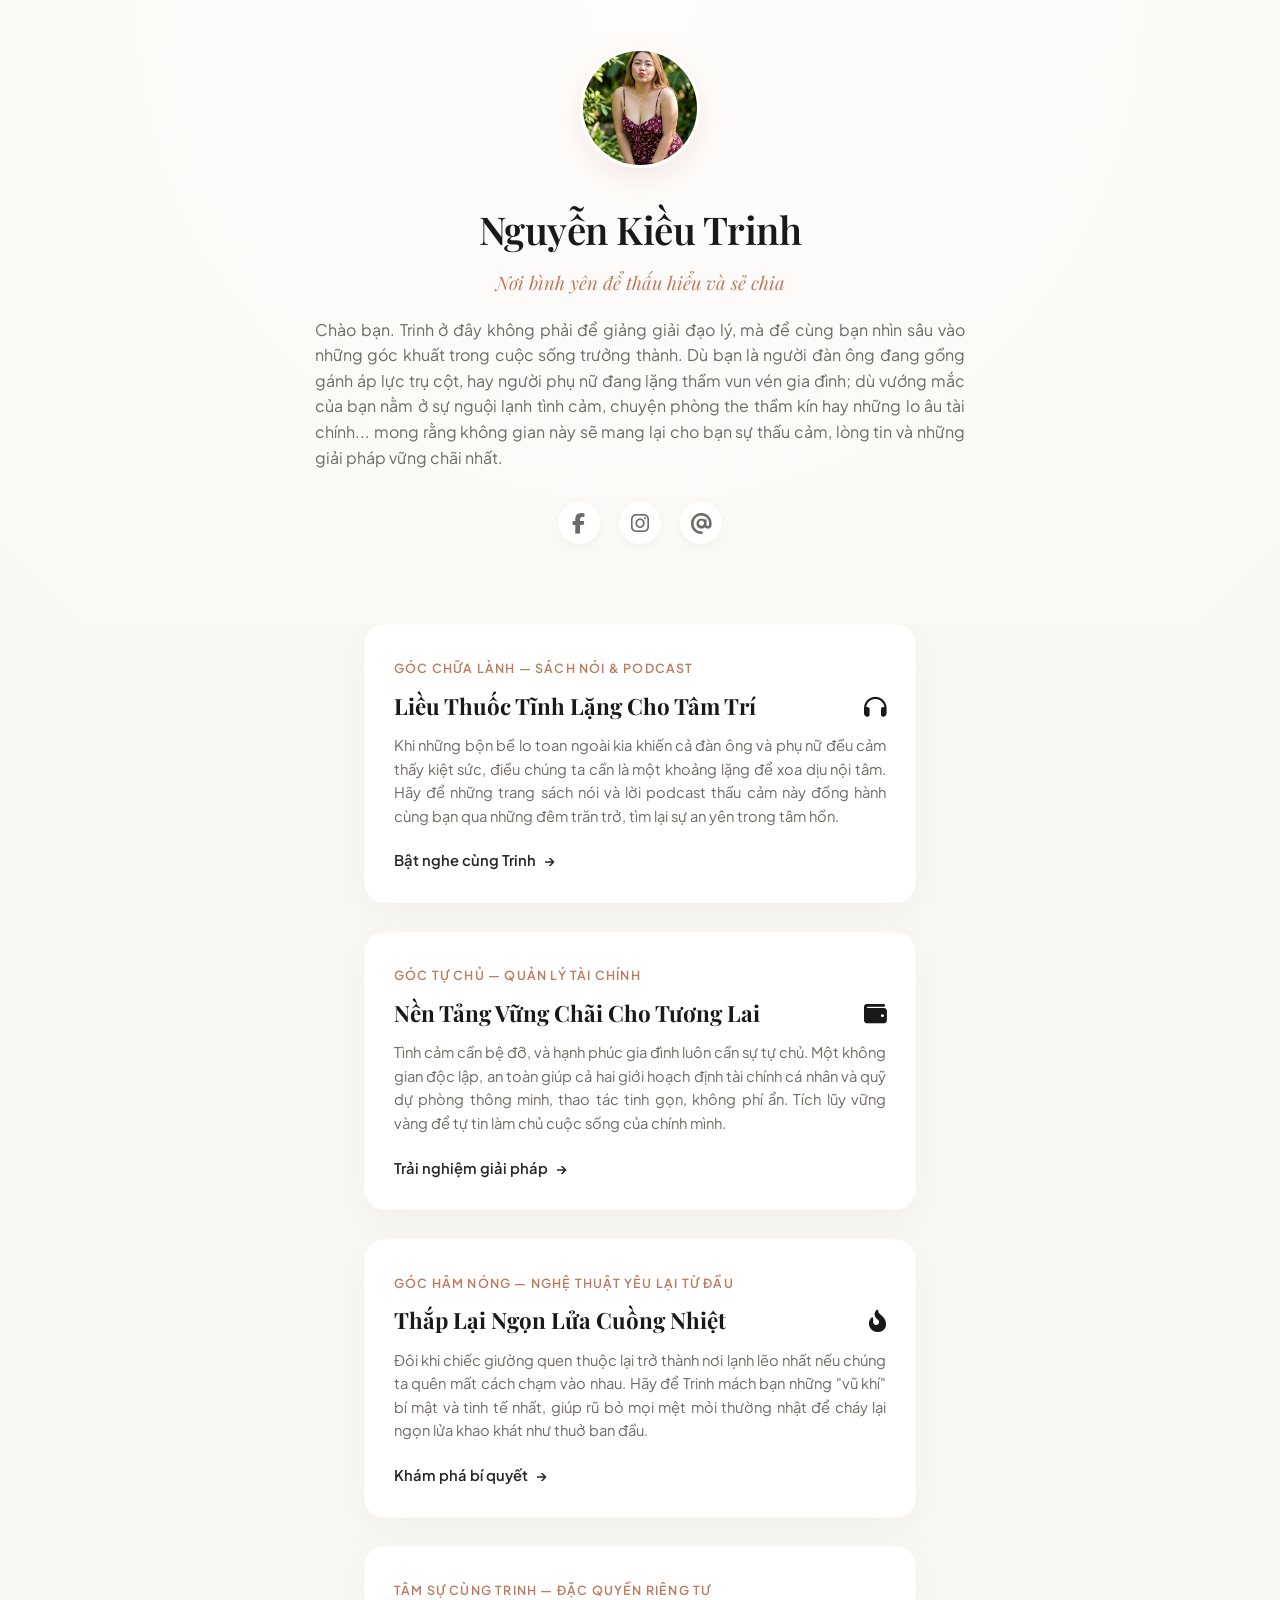
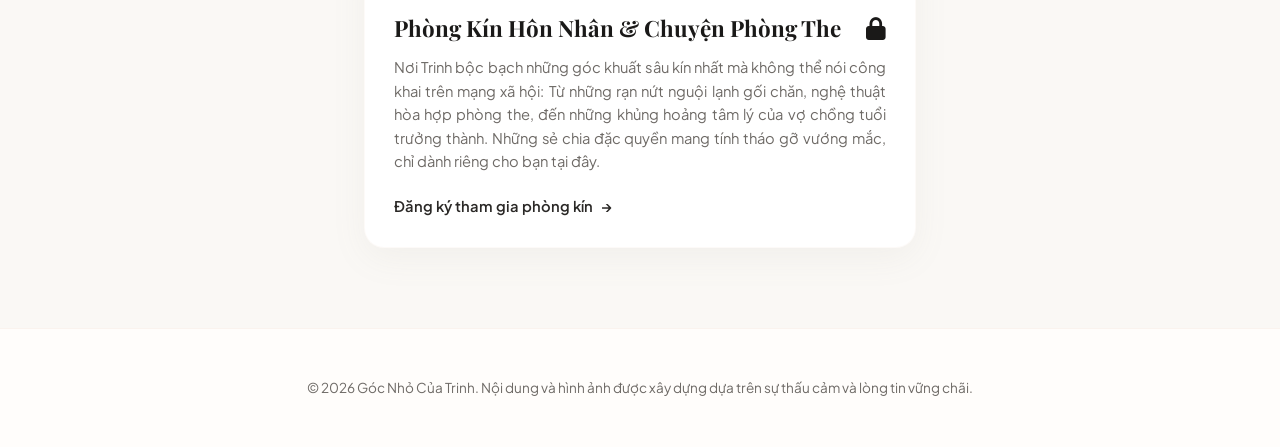
<file: index.html>
<!DOCTYPE html>
<html lang="vi">
<head>
    <meta charset="UTF-8">
    <meta name="viewport" content="width=device-width, initial-scale=1.0">
    <title>Góc Nhỏ Của Trinh | Đồng hành & Sẻ chia tâm sự</title>
    <link href="https://fonts.googleapis.com/css2?family=Playfair+Display:ital,wght@0,400;0,600;1,400&family=Plus+Jakarta+Sans:wght@300;400;500;600&display=swap" rel="stylesheet">
    <link rel="stylesheet" href="https://cdnjs.cloudflare.com/ajax/libs/font-awesome/6.4.0/css/all.min.css">
    
    <style>
        :root {
            --bg-color: #FAF8F5;
            --card-bg: #FFFFFF;
            --text-main: #2A2826;
            --text-muted: #6E6A66;
            --accent-color: #BD7A5D;
            --accent-hover: #A36246;
            --shadow-soft: rgba(142, 137, 132, 0.08);
        }

        * {
            margin: 0;
            padding: 0;
            box-sizing: border-box;
        }

        body {
            background-color: var(--bg-color);
            color: var(--text-main);
            font-family: 'Plus Jakarta Sans', sans-serif;
            line-height: 1.6;
            overflow-x: hidden;
        }

        .hero {
            position: relative;
            min-height: 55vh;
            display: flex;
            flex-direction: column;
            justify-content: center;
            align-items: center;
            text-align: center;
            padding: 3rem 2rem 4rem 2rem;
            background: radial-gradient(circle at top, #FFFDFB 0%, var(--bg-color) 100%);
        }

        .hero-content {
            position: relative;
            z-index: 2;
            max-width: 650px;
        }

        .profile-img {
            width: 120px;
            height: 120px;
            border-radius: 50%;
            border: 3px solid #FFFFFF;
            object-fit: cover;
            margin-bottom: 1.5rem;
            box-shadow: 0 10px 30px rgba(189,122,93,0.15);
        }

        h1 {
            font-family: 'Playfair Display', serif;
            font-size: 2.4rem;
            font-weight: 600;
            letter-spacing: -0.5px;
            margin-bottom: 0.5rem;
            color: #1A1918;
        }

        .tagline {
            font-family: 'Playfair Display', serif;
            font-style: italic;
            color: var(--accent-color);
            font-size: 1.15rem;
            margin-bottom: 1.2rem;
            font-weight: 400;
        }

        .bio-text {
            color: var(--text-muted);
            font-size: 1rem;
            font-weight: 400;
            margin-bottom: 2rem;
            text-align: justify;
            text-justify: inter-word;
        }

        .social-links {
            display: flex;
            justify-content: center;
            gap: 1.2rem;
            margin-bottom: 1rem;
        }

        .social-icon {
            color: var(--text-muted);
            font-size: 1.3rem;
            transition: all 0.3s ease;
            text-decoration: none;
            width: 42px;
            height: 42px;
            display: flex;
            align-items: center;
            justify-content: center;
            background: #FFFFFF;
            border-radius: 50%;
            box-shadow: 0 4px 12px var(--shadow-soft);
        }

        .social-icon:hover {
            color: var(--accent-color);
            transform: translateY(-3px);
            box-shadow: 0 8px 20px rgba(189,122,93,0.12);
        }

        .links-container {
            max-width: 600px;
            margin: 0 auto 5rem auto;
            padding: 0 1.5rem;
        }

        .solution-card {
            background-color: var(--card-bg);
            border-radius: 20px;
            padding: 1.8rem;
            margin-bottom: 1.8rem;
            transition: all 0.4s cubic-bezier(0.16, 1, 0.3, 1);
            text-decoration: none;
            display: block;
            box-shadow: 0 10px 35px var(--shadow-soft);
            border: 1px solid rgba(189,122,93,0.04);
        }

        .solution-card:hover {
            transform: translateY(-5px);
            box-shadow: 0 20px 45px rgba(142, 137, 132, 0.15);
            border-color: rgba(189,122,93,0.15);
        }

        .solution-badge {
            display: inline-block;
            font-size: 0.78rem;
            text-transform: uppercase;
            letter-spacing: 1.2px;
            color: var(--accent-color);
            margin-bottom: 0.6rem;
            font-weight: 600;
        }

        .solution-title {
            font-family: 'Playfair Display', serif;
            font-size: 1.4rem;
            color: #1A1918;
            margin-bottom: 0.6rem;
            display: flex;
            align-items: center;
            justify-content: space-between;
        }

        .solution-desc {
            color: var(--text-muted);
            font-size: 0.92rem;
            font-weight: 400;
            margin-bottom: 1.2rem;
            text-align: justify;
        }

        .solution-cta {
            display: inline-flex;
            align-items: center;
            font-size: 0.92rem;
            color: var(--text-main);
            font-weight: 600;
            transition: color 0.3s;
        }

        .solution-card:hover .solution-cta {
            color: var(--accent-color);
        }

        .solution-cta span {
            margin-left: 0.5rem;
            transition: transform 0.3s;
        }

        .solution-card:hover .solution-cta span {
            transform: translateX(5px);
        }

        footer {
            text-align: center;
            padding: 3rem;
            color: var(--text-muted);
            font-size: 0.85rem;
            border-top: 1px solid rgba(189,122,93,0.08);
            background-color: #FFFDFB;
        }

        @media (max-width: 480px) {
            h1 { font-size: 2rem; }
            .hero { padding-top: 2rem; }
        }
    </style>
</head>
<body>

    <section class="hero">
        <div class="hero-content">
            <img src="avatar.jpg" alt="Nguyễn Kiều Trinh" class="profile-img">
            <h1>Nguyễn Kiều Trinh</h1>
            <p class="tagline">Nơi bình yên để thấu hiểu và sẻ chia</p>
            <p class="bio-text">Chào bạn. Trinh ở đây không phải để giảng giải đạo lý, mà để cùng bạn nhìn sâu vào những góc khuất trong cuộc sống trưởng thành. Dù bạn là người đàn ông đang gồng gánh áp lực trụ cột, hay người phụ nữ đang lặng thầm vun vén gia đình; dù vướng mắc của bạn nằm ở sự nguội lạnh tình cảm, chuyện phòng the thầm kín hay những lo âu tài chính... mong rằng không gian này sẽ mang lại cho bạn sự thấu cảm, lòng tin và những giải pháp vững chãi nhất.</p>
            
            <div class="social-links">
                <a href="https://www.facebook.com/nkt.kieu.trinh/" class="social-icon" target="_blank" title="Facebook"><i class="fab fa-facebook-f"></i></a>
                <a href="https://www.instagram.com/kieu.trin.nt/" class="social-icon" target="_blank" title="Instagram"><i class="fab fa-instagram"></i></a>
                <a href="https://www.threads.com/@kieu.trin.nt" class="social-icon" target="_blank" title="Threads"><i class="fa-solid fa-at"></i></a>
            </div>
        </div>
    </section>

    <div class="links-container">

        <a href="chua-lanh.html" class="solution-card">
            <span class="solution-badge">Góc Chữa Lành — Sách Nói & Podcast</span>
            <h2 class="solution-title">Liều Thuốc Tĩnh Lặng Cho Tâm Trí <span><i class="fas fa-headphones"></i></span></h2>
            <p class="solution-desc">Khi những bộn bề lo toan ngoài kia khiến cả đàn ông và phụ nữ đều cảm thấy kiệt sức, điều chúng ta cần là một khoảng lặng để xoa dịu nội tâm. Hãy để những trang sách nói và lời podcast thấu cảm này đồng hành cùng bạn qua những đêm trăn trở, tìm lại sự an yên trong tâm hồn.</p>
            <div class="solution-cta">Bật nghe cùng Trinh <span>→</span></div>
        </a>

        <a href="tu-chu.html" class="solution-card">
            <span class="solution-badge">Góc Tự Chủ — Quản Lý Tài Chính</span>
            <h2 class="solution-title">Nền Tảng Vững Chãi Cho Tương Lai <span><i class="fas fa-wallet"></i></span></h2>
            <p class="solution-desc">Tình cảm cần bệ đỡ, và hạnh phúc gia đình luôn cần sự tự chủ. Một không gian độc lập, an toàn giúp cả hai giới hoạch định tài chính cá nhân và quỹ dự phòng thông minh, thao tác tinh gọn, không phí ẩn. Tích lũy vững vàng để tự tin làm chủ cuộc sống của chính mình.</p>
            <div class="solution-cta">Trải nghiệm giải pháp <span>→</span></div>
        </a>

        <a href="ham-nong.html" class="solution-card">
            <span class="solution-badge">Góc Hâm Nóng — Nghệ Thuật Yêu Lại Từ Đầu</span>
            <h2 class="solution-title">Thắp Lại Ngọn Lửa Cuồng Nhiệt <span><i class="fas fa-fire-flame-curved"></i></span></h2>
            <p class="solution-desc">Đôi khi chiếc giường quen thuộc lại trở thành nơi lạnh lẽo nhất nếu chúng ta quên mất cách chạm vào nhau. Hãy để Trinh mách bạn những "vũ khí" bí mật và tinh tế nhất, giúp rũ bỏ mọi mệt mỏi thường nhật để cháy lại ngọn lửa khao khát như thuở ban đầu.</p>
            <div class="solution-cta">Khám phá bí quyết <span>→</span></div>
        </a>

        <a href="https://www.facebook.com/becomesupporter/nkt.kieu.trinh" class="solution-card" target="_blank">
            <span class="solution-badge">Tâm Sự Cùng Trinh — Đặc Quyền Riêng Tư</span>
            <h2 class="solution-title">Phòng Kín Hôn Nhân & Chuyện Phòng The <span><i class="fas fa-lock"></i></span></h2>
            <p class="solution-desc">Nơi Trinh bộc bạch những góc khuất sâu kín nhất mà không thể nói công khai trên mạng xã hội: Từ những rạn nứt nguội lạnh gối chăn, nghệ thuật hòa hợp phòng the, đến những khủng hoảng tâm lý của vợ chồng tuổi trưởng thành. Những sẻ chia đặc quyền mang tính tháo gỡ vướng mắc, chỉ dành riêng cho bạn tại đây.</p>
            <div class="solution-cta">Đăng ký tham gia phòng kín <span>→</span></div>
        </a>

    </div>

    <footer>
        &copy; 2026 Góc Nhỏ Của Trinh. Nội dung và hình ảnh được xây dựng dựa trên sự thấu cảm và lòng tin vững chãi.
    </footer>

</body>
</html>
</file>
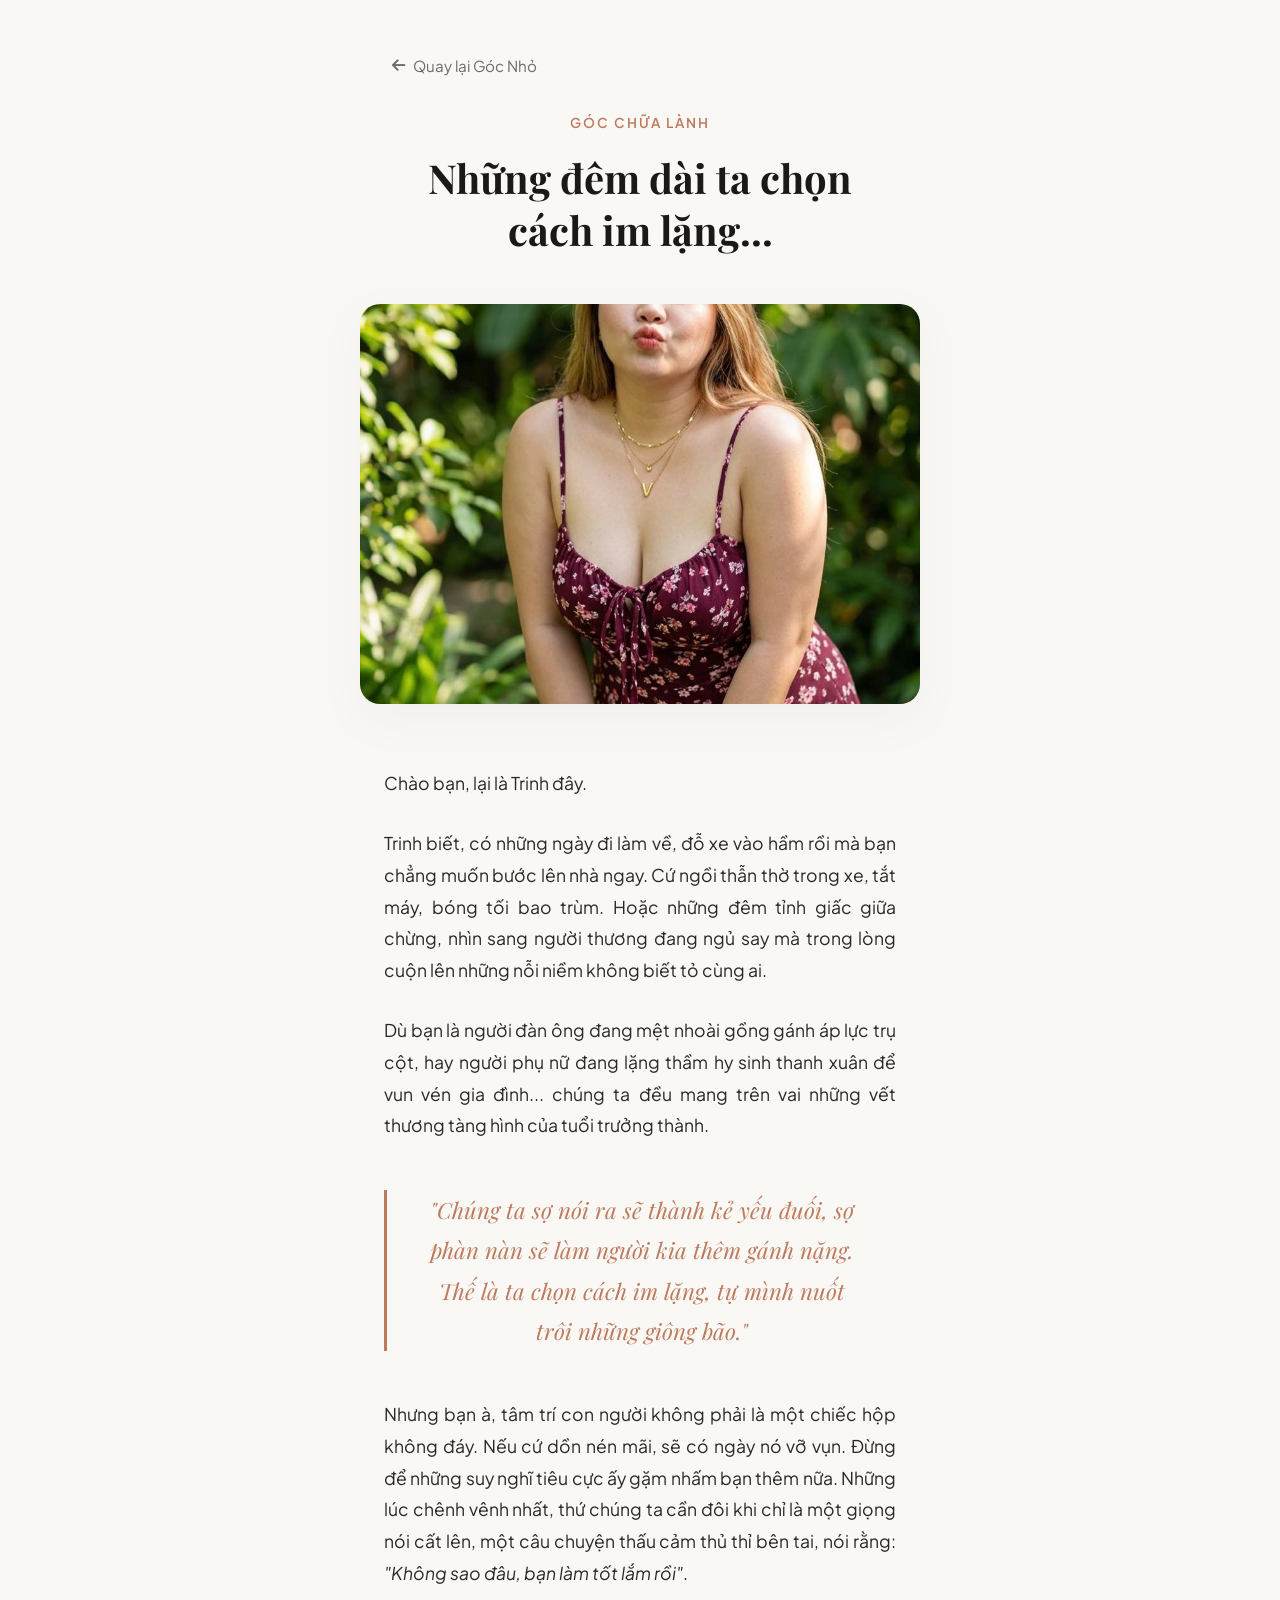
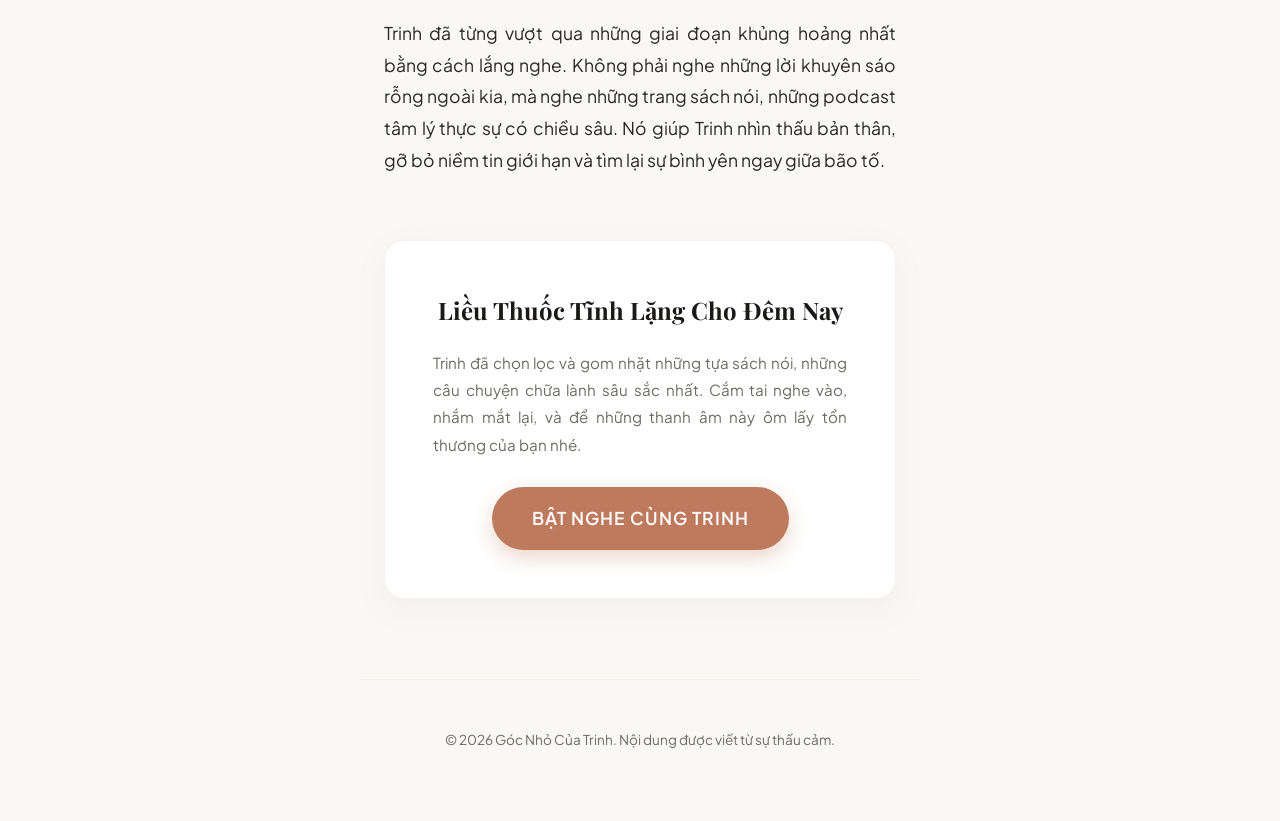
<file: chua-lanh.html>
<!DOCTYPE html>
<html lang="vi">
<head>
    <link rel="stylesheet" href="style.css">
    <meta charset="UTF-8">
    <meta name="viewport" content="width=device-width, initial-scale=1.0">
    <title>Góc Chữa Lành | Góc Nhỏ Của Trinh</title>
    <link href="https://fonts.googleapis.com/css2?family=Playfair+Display:ital,wght@0,400;0,600;1,400&family=Plus+Jakarta+Sans:wght@300;400;500;600&display=swap" rel="stylesheet">
    <link rel="stylesheet" href="https://cdnjs.cloudflare.com/ajax/libs/font-awesome/6.4.0/css/all.min.css">
    
    <style>
        :root {
            --bg-color: #FAF8F5;
            --card-bg: #FFFFFF;
            --text-main: #2A2826;
            --text-muted: #6E6A66;
            --accent-color: #BD7A5D;
            --accent-hover: #A36246;
            --shadow-soft: rgba(142, 137, 132, 0.08);
        }

        * {
            margin: 0;
            padding: 0;
            box-sizing: border-box;
        }

        body {
            background-color: var(--bg-color);
            color: var(--text-main);
            font-family: 'Plus Jakarta Sans', sans-serif;
            line-height: 1.8;
            overflow-x: hidden;
        }

        /* Nút quay lại trang chủ */
        .back-btn {
            display: inline-flex;
            align-items: center;
            padding: 2rem;
            color: var(--text-muted);
            text-decoration: none;
            font-size: 0.95rem;
            transition: color 0.3s;
        }

        .back-btn:hover {
            color: var(--accent-color);
        }

        .back-btn i {
            margin-right: 0.5rem;
        }

        /* Header Bài viết */
        .article-header {
            text-align: center;
            max-width: 800px;
            margin: 0 auto 3rem auto;
            padding: 0 1.5rem;
        }

        .article-category {
            font-size: 0.85rem;
            text-transform: uppercase;
            letter-spacing: 2px;
            color: var(--accent-color);
            font-weight: 600;
            margin-bottom: 1rem;
            display: block;
        }

        .article-title {
            font-family: 'Playfair Display', serif;
            font-size: 2.5rem;
            color: #1A1918;
            line-height: 1.3;
            margin-bottom: 1.5rem;
        }

        /* Ảnh Cover Bài Viết */
        .article-cover {
            width: 100%;
            max-width: 900px;
            height: 400px;
            margin: 0 auto 4rem auto;
            border-radius: 20px;
            overflow: hidden;
            box-shadow: 0 15px 40px var(--shadow-soft);
            display: block;
        }

        .article-cover img {
            width: 100%;
            height: 100%;
            object-fit: cover;
        }

        /* Nội dung bài viết */
        .article-content {
            max-width: 680px;
            margin: 0 auto 5rem auto;
            padding: 0 1.5rem;
            font-size: 1.1rem;
            color: var(--text-main);
        }

        .article-content p {
            margin-bottom: 1.8rem;
            text-align: justify;
        }

        .article-content .highlight {
            font-family: 'Playfair Display', serif;
            font-size: 1.4rem;
            font-style: italic;
            color: var(--accent-color);
            text-align: center;
            margin: 3rem 0;
            padding: 0 2rem;
            border-left: 3px solid var(--accent-color);
        }

        /* Nút Call to Action (Affiliate) */
        .cta-container {
            text-align: center;
            margin-top: 4rem;
            padding: 3rem;
            background-color: var(--card-bg);
            border-radius: 20px;
            border: 1px solid rgba(189,122,93,0.1);
            box-shadow: 0 10px 30px var(--shadow-soft);
        }

        .cta-title {
            font-family: 'Playfair Display', serif;
            font-size: 1.5rem;
            margin-bottom: 1rem;
            color: #1A1918;
        }

        .cta-desc {
            font-size: 0.95rem;
            color: var(--text-muted);
            margin-bottom: 2rem;
        }

        .cta-button {
            display: inline-block;
            background-color: var(--accent-color);
            color: #FFF;
            padding: 1rem 2.5rem;
            border-radius: 50px;
            text-decoration: none;
            font-weight: 600;
            letter-spacing: 1px;
            transition: all 0.3s ease;
            box-shadow: 0 8px 20px rgba(189,122,93,0.3);
        }

        .cta-button:hover {
            background-color: var(--accent-hover);
            transform: translateY(-3px);
            box-shadow: 0 12px 25px rgba(189,122,93,0.4);
        }

        /* Footer */
        footer {
            text-align: center;
            padding: 3rem;
            color: var(--text-muted);
            font-size: 0.85rem;
            border-top: 1px solid rgba(189,122,93,0.08);
        }

        @media (max-width: 600px) {
            .article-title { font-size: 2rem; }
            .article-cover { height: 250px; border-radius: 0; }
        }
    </style>
</head>
<body>

    <a href="index.html" class="back-btn"><i class="fas fa-arrow-left"></i> Quay lại Góc Nhỏ</a>

    <header class="article-header">
        <span class="article-category">Góc Chữa Lành</span>
        <h1 class="article-title">Những đêm dài ta chọn cách im lặng...</h1>
    </header>

    <div class="article-cover">
        <img src="avatar.jpg" alt="Góc chữa lành tâm trí">
    </div>

    <article class="article-content">
        <p>Chào bạn, lại là Trinh đây.</p>
        
        <p>Trinh biết, có những ngày đi làm về, đỗ xe vào hầm rồi mà bạn chẳng muốn bước lên nhà ngay. Cứ ngồi thẫn thờ trong xe, tắt máy, bóng tối bao trùm. Hoặc những đêm tỉnh giấc giữa chừng, nhìn sang người thương đang ngủ say mà trong lòng cuộn lên những nỗi niềm không biết tỏ cùng ai.</p>

        <p>Dù bạn là người đàn ông đang mệt nhoài gồng gánh áp lực trụ cột, hay người phụ nữ đang lặng thầm hy sinh thanh xuân để vun vén gia đình... chúng ta đều mang trên vai những vết thương tàng hình của tuổi trưởng thành.</p>

        <div class="highlight">
            "Chúng ta sợ nói ra sẽ thành kẻ yếu đuối, sợ phàn nàn sẽ làm người kia thêm gánh nặng. Thế là ta chọn cách im lặng, tự mình nuốt trôi những giông bão."
        </div>

        <p>Nhưng bạn à, tâm trí con người không phải là một chiếc hộp không đáy. Nếu cứ dồn nén mãi, sẽ có ngày nó vỡ vụn. Đừng để những suy nghĩ tiêu cực ấy gặm nhấm bạn thêm nữa. Những lúc chênh vênh nhất, thứ chúng ta cần đôi khi chỉ là một giọng nói cất lên, một câu chuyện thấu cảm thủ thỉ bên tai, nói rằng: <em>"Không sao đâu, bạn làm tốt lắm rồi"</em>.</p>

        <p>Trinh đã từng vượt qua những giai đoạn khủng hoảng nhất bằng cách lắng nghe. Không phải nghe những lời khuyên sáo rỗng ngoài kia, mà nghe những trang sách nói, những podcast tâm lý thực sự có chiều sâu. Nó giúp Trinh nhìn thấu bản thân, gỡ bỏ niềm tin giới hạn và tìm lại sự bình yên ngay giữa bão tố.</p>

        <div class="cta-container">
            <h2 class="cta-title">Liều Thuốc Tĩnh Lặng Cho Đêm Nay</h2>
            <p class="cta-desc">Trinh đã chọn lọc và gom nhặt những tựa sách nói, những câu chuyện chữa lành sâu sắc nhất. Cắm tai nghe vào, nhắm mắt lại, và để những thanh âm này ôm lấy tổn thương của bạn nhé.</p>
            <a href="YOUR_AFFILIATE_FONOS_LINK" class="cta-button" target="_blank">BẬT NGHE CÙNG TRINH</a>
        </div>
    </article>

    <footer>
        &copy; 2026 Góc Nhỏ Của Trinh. Nội dung được viết từ sự thấu cảm.
    </footer>

</body>
</html>
</file>
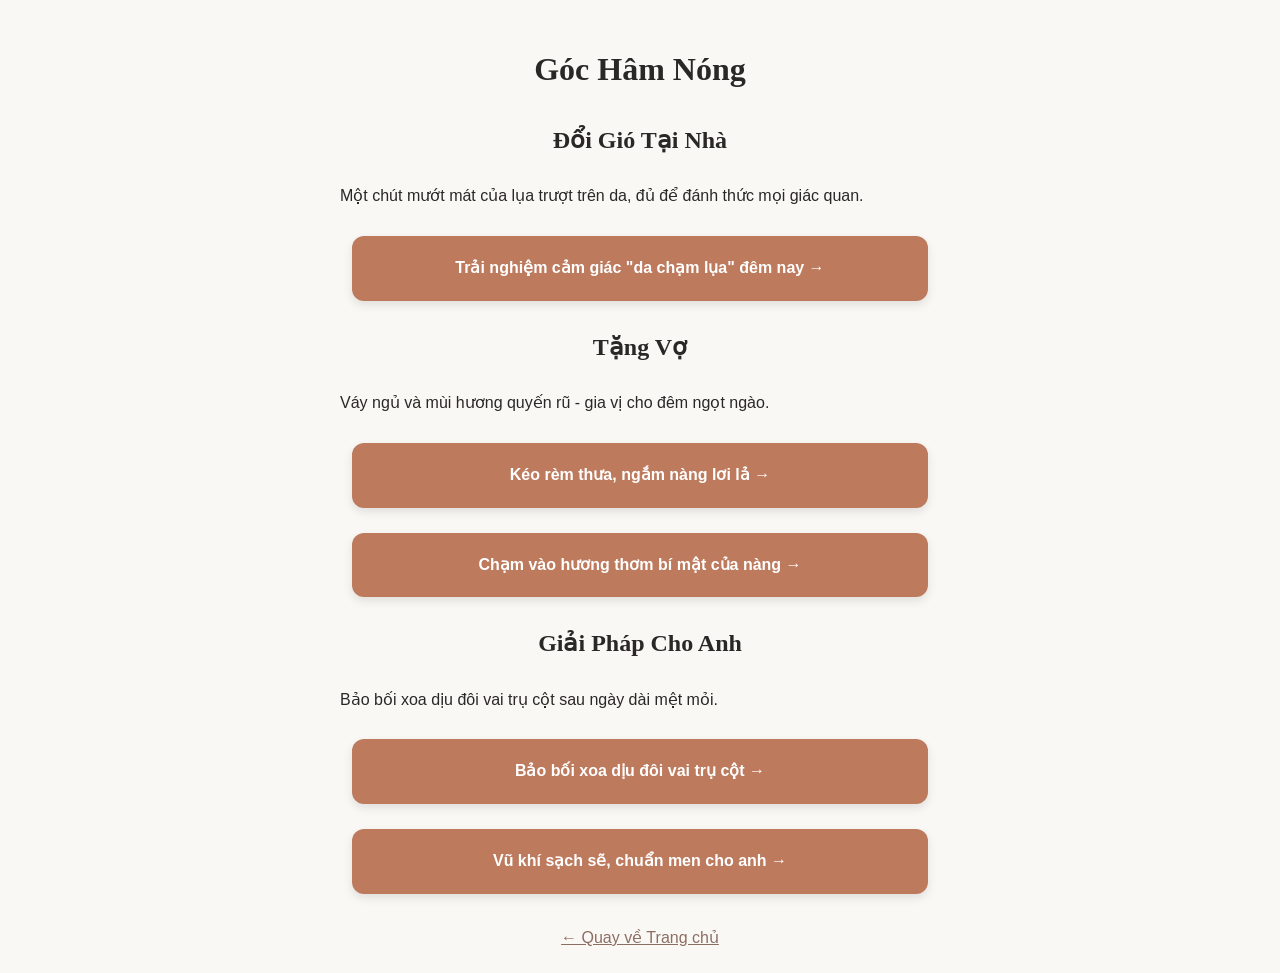
<file: ham-nong.html>
<!DOCTYPE html>
<html lang="vi">
<head>
    <meta charset="UTF-8">
    <title>Góc Hâm Nóng | Góc Nhỏ Của Trinh</title>
    <link rel="stylesheet" href="style.css">
</head>
<body>
    <h1>Góc Hâm Nóng</h1>
    
    <section>
        <h2>Đổi Gió Tại Nhà</h2>
        <p>Một chút mướt mát của lụa trượt trên da, đủ để đánh thức mọi giác quan.</p>
        <a href="https://s.shopee.vn/6Ai3CjdQFf?sub1=doi_gio_ga_tencel" target="_blank" rel="nofollow" class="btn-cta">Trải nghiệm cảm giác "da chạm lụa" đêm nay →</a>
    </section>

    <section>
        <h2>Tặng Vợ</h2>
        <p>Váy ngủ và mùi hương quyến rũ - gia vị cho đêm ngọt ngào.</p>
        <a href="https://s.shopee.vn/5q5Co7egvd?sub1=tang_vo_vay_hisexy" target="_blank" rel="nofollow" class="btn-cta">Kéo rèm thưa, ngắm nàng lơi lả →</a>
        <a href="https://s.shopee.vn/5L8wDCgawY?sub1=tang_vo_nuoc_hoa" target="_blank" rel="nofollow" class="btn-cta secondary">Chạm vào hương thơm bí mật của nàng →</a>
    </section>

    <section>
        <h2>Giải Pháp Cho Anh</h2>
        <p>Bảo bối xoa dịu đôi vai trụ cột sau ngày dài mệt mỏi.</p>
        <a href="https://s.shopee.vn/7AaaOZZcDl?sub1=tang_chong_sung_massage" target="_blank" rel="nofollow" class="btn-cta">Bảo bối xoa dịu đôi vai trụ cột →</a>
        <a href="https://s.shopee.vn/6feJnebWEg?sub1=tang_chong_bot_oniiz" target="_blank" rel="nofollow" class="btn-cta secondary">Vũ khí sạch sẽ, chuẩn men cho anh →</a>
    </section>

    <a href="index.html" style="display:block; text-align:center; margin-top:30px; color:#8d6e63;">← Quay về Trang chủ</a>
</body>
</html>
</file>
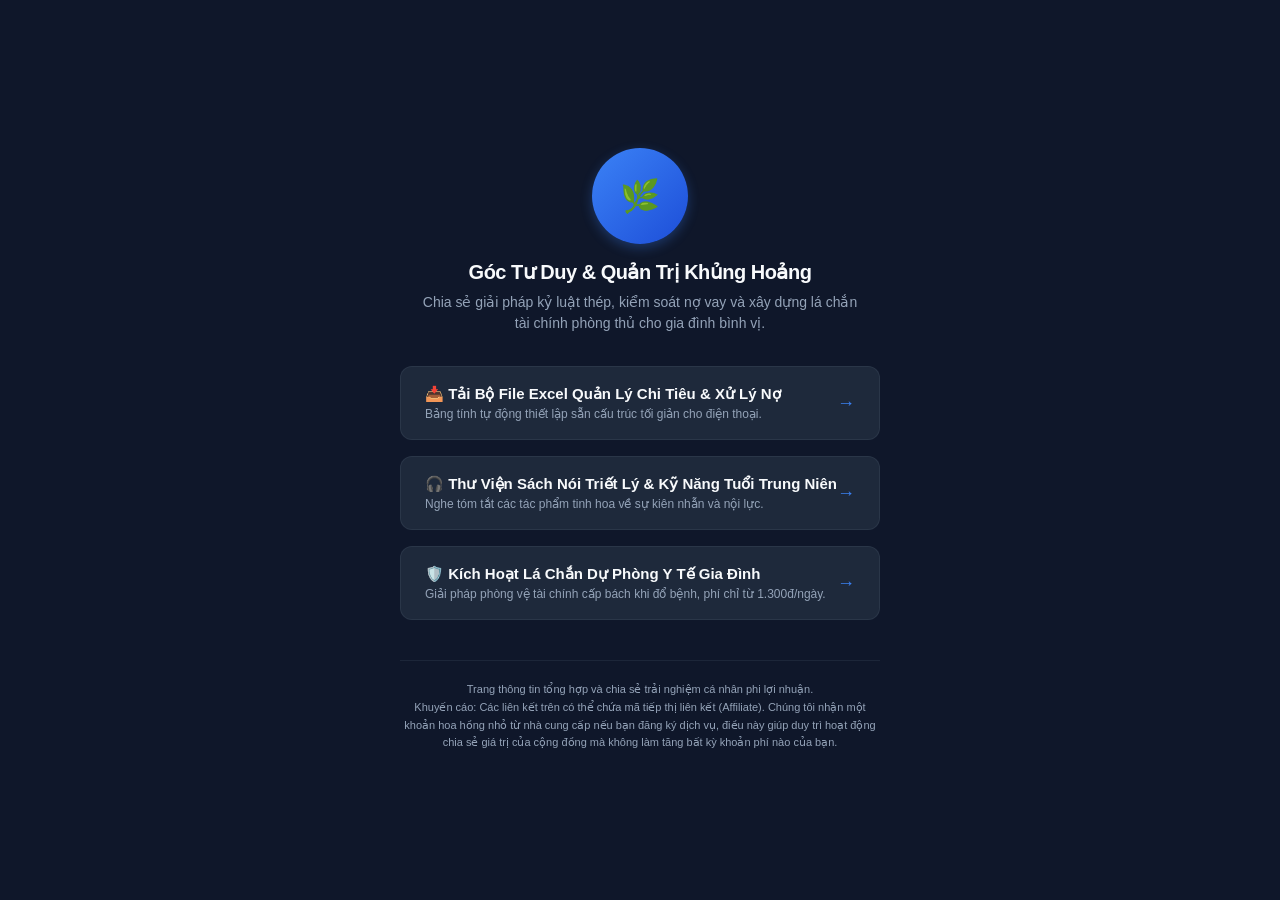
<file: index.html.html>
<!DOCTYPE html>
<html lang="vi">
<head>
    <meta charset="UTF-8">
    <meta name="viewport" content="width=device-width, initial-scale=1.0">
    <meta name="description" content="Góc chia sẻ tư duy kỷ luật, quản lý tài chính tối giản và giải pháp phòng vệ rủi ro đời thường.">
    <title>Góc Chia Sẻ & Di Sản Tài Chính Tối Giản</title>
    <style>
        :root {
            --bg-color: #0f172a;
            --surface-color: #1e293b;
            --text-primary: #f8fafc;
            --text-secondary: #94a3b8;
            --accent-color: #3b82f6;
            --accent-hover: #2563eb;
            --border-radius: 12px;
        }
        * {
            box-sizing: border-box;
            margin: 0;
            padding: 0;
        }
        body {
            background-color: var(--bg-color);
            color: var(--text-primary);
            font-family: -apple-system, BlinkMacSystemFont, "Segoe UI", Roboto, Helvetica, Arial, sans-serif;
            display: flex;
            justify-content: center;
            align-items: center;
            min-height: 100vh;
            padding: 20px;
        }
        .container {
            width: 100%;
            max-width: 480px;
            text-align: center;
        }
        .profile {
            margin-bottom: 32px;
        }
        .avatar-placeholder {
            width: 96px;
            height: 96px;
            background: linear-gradient(135deg, #3b82f6, #1d4ed8);
            color: white;
            font-size: 32px;
            font-weight: bold;
            line-height: 96px;
            border-radius: 50%;
            margin: 0 auto 16px;
            box-shadow: 0 4px 12px rgba(59, 130, 246, 0.3);
        }
        .name {
            font-size: 20px;
            font-weight: 700;
            letter-spacing: -0.025em;
            margin-bottom: 8px;
        }
        .tagline {
            font-size: 14px;
            color: var(--text-secondary);
            line-height: 1.5;
            padding: 0 20px;
        }
        .links-group {
            display: flex;
            flex-direction: column;
            gap: 16px;
            margin-bottom: 40px;
        }
        .link-card {
            background-color: var(--surface-color);
            border: 1px solid rgba(148, 163, 184, 0.1);
            padding: 18px 24px;
            border-radius: var(--border-radius);
            text-decoration: none;
            color: var(--text-primary);
            display: flex;
            justify-content: space-between;
            align-items: center;
            transition: transform 0.2s ease, border-color 0.2s ease;
        }
        .link-card:hover {
            transform: translateY(-2px);
            border-color: var(--accent-color);
        }
        .link-content {
            text-align: left;
        }
        .link-title {
            font-size: 15px;
            font-weight: 600;
            margin-bottom: 4px;
        }
        .link-desc {
            font-size: 12px;
            color: var(--text-secondary);
        }
        .arrow-icon {
            color: var(--accent-color);
            font-weight: bold;
            font-size: 18px;
        }
        .footer {
            font-size: 11px;
            color: var(--text-secondary);
            line-height: 1.6;
            border-top: 1px solid rgba(148, 163, 184, 0.1);
            padding-top: 20px;
        }
    </style>
</head>
<body>

    <div class="container">
        <!-- Profile Section -->
        <div class="profile">
            <div class="avatar-placeholder">🌿</div>
            <h1 class="name">Góc Tư Duy & Quản Trị Khủng Hoảng</h1>
            <p class="tagline">Chia sẻ giải pháp kỷ luật thép, kiểm soát nợ vay và xây dựng lá chắn tài chính phòng thủ cho gia đình bình vị.</p>
        </div>

        <!-- Links Funnel Section -->
        <div class="links-group">
            <!-- Link 1: Công cụ tài chính (Mồi thu Lead) -->
            <a href="https://zalo.me/g/YOUR_ZALO_GROUP_ID" target="_blank" rel="noopener" class="link-card">
                <div class="link-content">
                    <div class="link-title">📥 Tải Bộ File Excel Quản Lý Chi Tiêu & Xử Lý Nợ</div>
                    <div class="link-desc">Bảng tính tự động thiết lập sẵn cấu trúc tối giản cho điện thoại.</div>
                </div>
                <div class="arrow-icon">→</div>
            </a>

            <!-- Link 2: Ngách Sách nói (Nuôi dưỡng giá trị) -->
            <a href="https://YOUR_AFFILIATE_BOOK_LINK" target="_blank" rel="noopener" class="link-card">
                <div class="link-content">
                    <div class="link-title">🎧 Thư Viện Sách Nói Triết Lý & Kỹ Năng Tuổi Trung Niên</div>
                    <div class="link-desc">Nghe tóm tắt các tác phẩm tinh hoa về sự kiên nhẫn và nội lực.</div>
                </div>
                <div class="arrow-icon">→</div>
            </a>

            <!-- Link 3: Ngách Bảo hiểm số (Chuyển đổi tạo tiền) -->
            <a href="https://YOUR_AFFILIATE_INSURANCE_LINK" target="_blank" rel="noopener" class="link-card">
                <div class="link-content">
                    <div class="link-title">🛡️ Kích Hoạt Lá Chắn Dự Phòng Y Tế Gia Đình</div>
                    <div class="link-desc">Giải pháp phòng vệ tài chính cấp bách khi đổ bệnh, phí chỉ từ 1.300đ/ngày.</div>
                </div>
                <div class="arrow-icon">→</div>
            </a>
        </div>

        <!-- Compliance Footer -->
        <footer class="footer">
            <p>Trang thông tin tổng hợp và chia sẻ trải nghiệm cá nhân phi lợi nhuận.</p>
            <p>Khuyến cáo: Các liên kết trên có thể chứa mã tiếp thị liên kết (Affiliate). Chúng tôi nhận một khoản hoa hồng nhỏ từ nhà cung cấp nếu bạn đăng ký dịch vụ, điều này giúp duy trì hoạt động chia sẻ giá trị của cộng đồng mà không làm tăng bất kỳ khoản phí nào của bạn.</p>
        </footer>
    </div>

</body>
</html>
</file>
<file: style.css>
/* style.css - Bộ giao diện đồng nhất cho toàn bộ "Góc Nhỏ Của Trinh" */
:root {
    --bg-color: #FAF8F5;
    --text-main: #2A2826;
    --accent-color: #BD7A5D; /* Màu nâu chủ đạo */
    --accent-hover: #A36246;
}

body {
    background-color: var(--bg-color);
    color: var(--text-main);
    font-family: 'Plus Jakarta Sans', sans-serif;
    line-height: 1.8;
    max-width: 600px;
    margin: auto;
    padding: 20px;
}

h1, h2 { font-family: 'Playfair Display', serif; color: var(--text-main); text-align: center; margin-bottom: 20px; }

/* Nút bấm CTA chuẩn Affiliate */
.btn-cta {
    display: block;
    width: 90%;
    margin: 25px auto;
    padding: 18px;
    background-color: var(--accent-color);
    color: #fff;
    text-align: center;
    border-radius: 12px;
    text-decoration: none;
    font-weight: 600;
    transition: 0.3s;
    box-shadow: 0 4px 10px rgba(0,0,0,0.1);
}

.btn-cta:hover { background-color: var(--accent-hover); transform: translateY(-2px); }

/* Các thành phần bổ trợ */
.highlight { font-style: italic; color: var(--text-muted); border-left: 3px solid var(--accent-color); padding-left: 15px; margin: 20px 0; }
img { width: 100%; border-radius: 10px; margin-bottom: 20px; }
</file>
